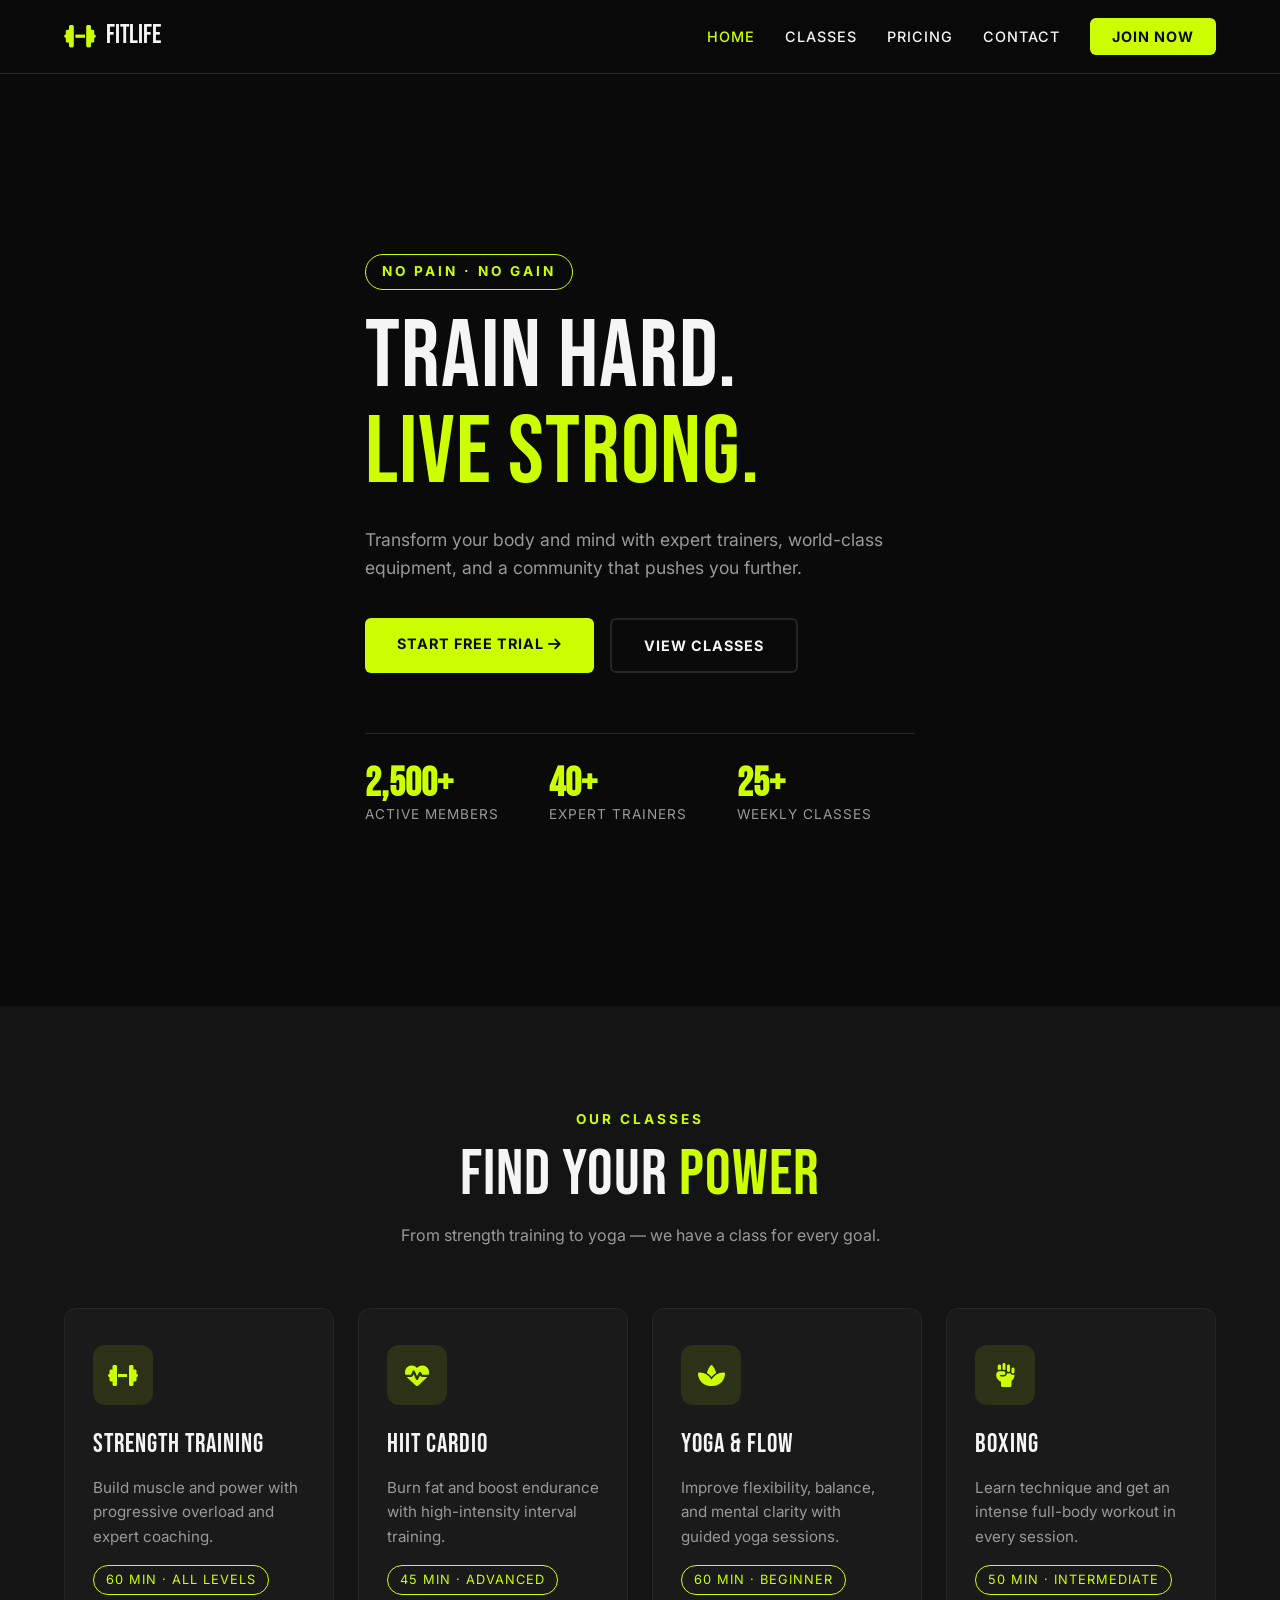
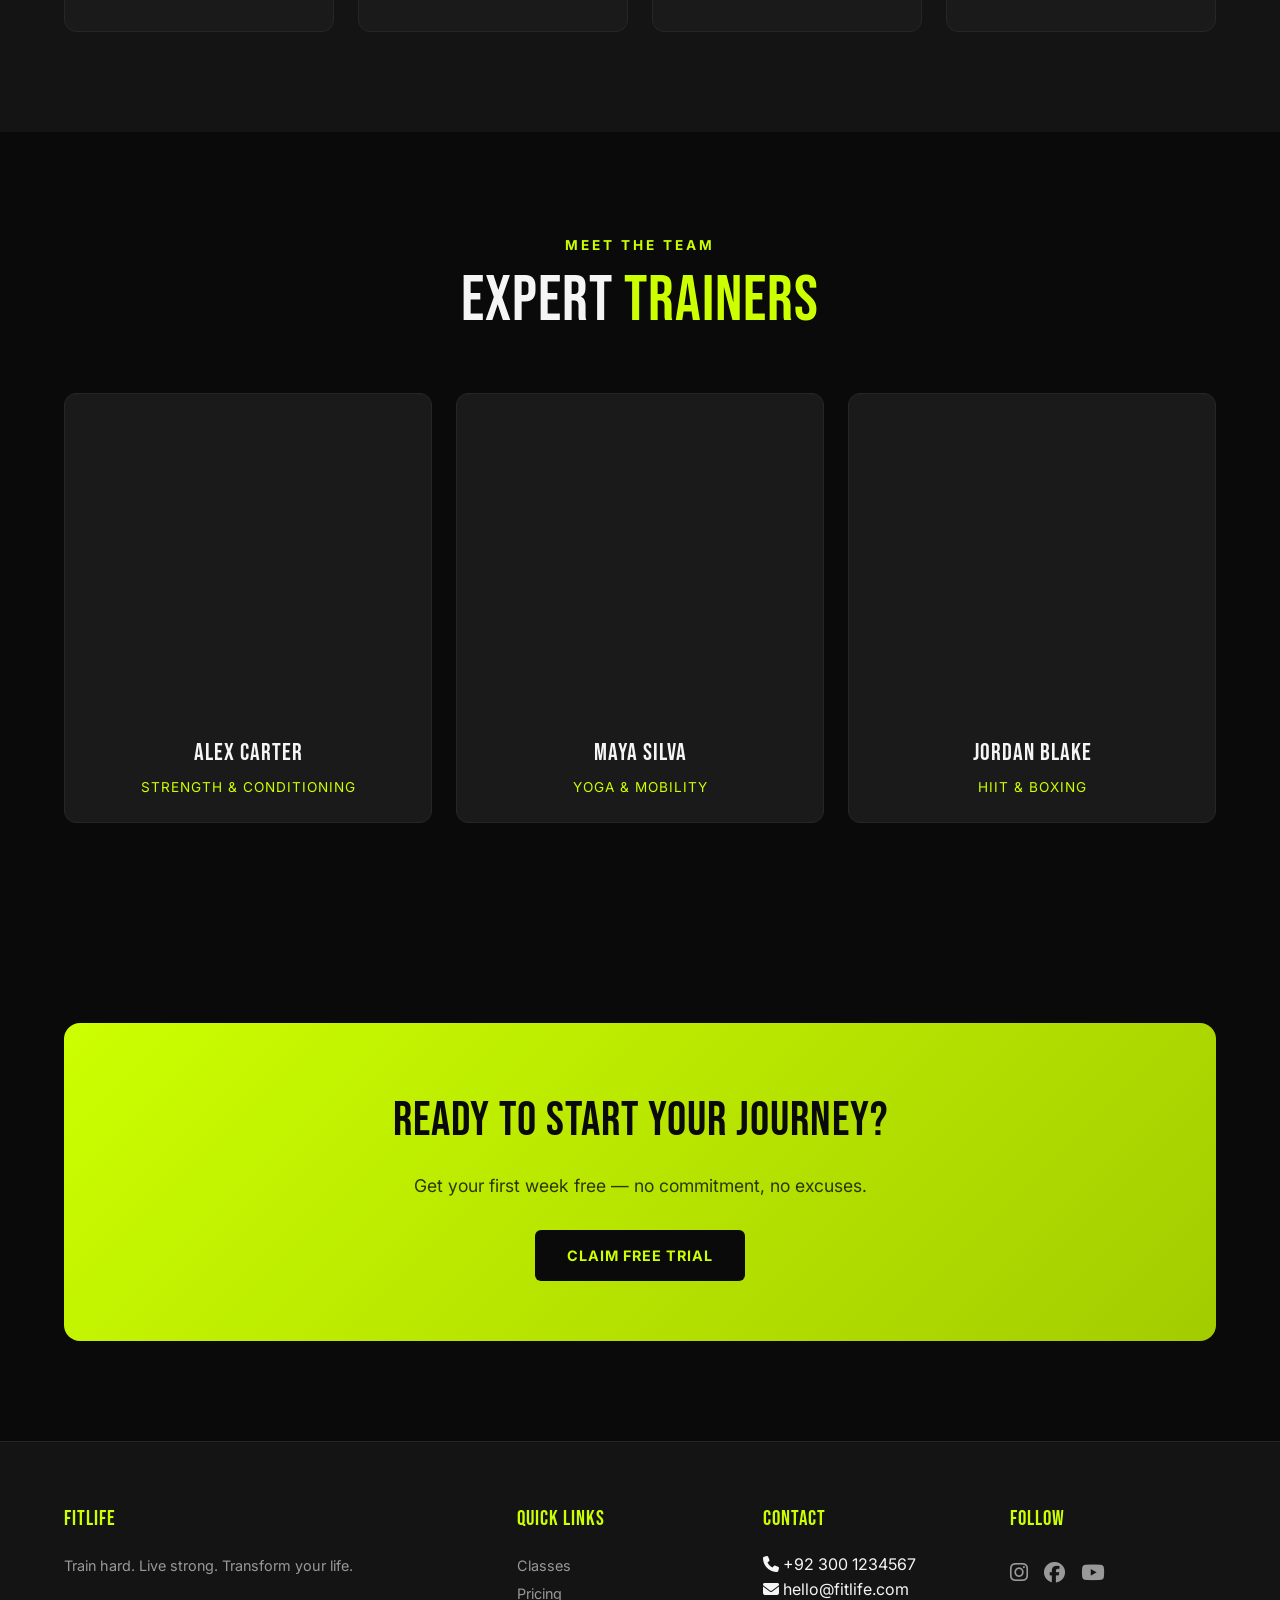
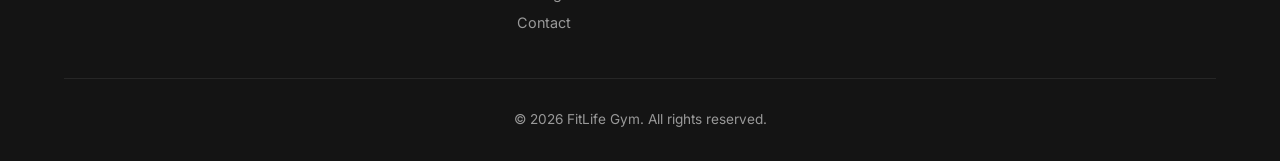
<file: index.html>
<!DOCTYPE html>
<html lang="en">
<head>
  <meta charset="UTF-8">
  <meta name="viewport" content="width=device-width, initial-scale=1.0">
  <title>FitLife Gym | Train Hard. Live Strong.</title>
  <link rel="stylesheet" href="css/style.css">
  <link href="https://fonts.googleapis.com/css2?family=Bebas+Neue&family=Inter:wght@400;500;600;700&display=swap" rel="stylesheet">
  <link rel="stylesheet" href="https://cdnjs.cloudflare.com/ajax/libs/font-awesome/6.5.1/css/all.min.css">
</head>
<body>

  <!-- NAVBAR -->
  <nav class="navbar">
    <div class="container nav-inner">
      <a href="index.html" class="logo">
        <i class="fas fa-dumbbell"></i>
        <span>FIT<span class="accent">LIFE</span></span>
      </a>
      <ul class="nav-links" id="navLinks">
        <li><a href="index.html" class="active">Home</a></li>
        <li><a href="classes.html">Classes</a></li>
        <li><a href="pricing.html">Pricing</a></li>
        <li><a href="contact.html">Contact</a></li>
        <li><a href="contact.html" class="btn-join">Join Now</a></li>
      </ul>
      <button class="menu-toggle" id="menuToggle"><i class="fas fa-bars"></i></button>
    </div>
  </nav>

  <!-- HERO -->
  <section class="hero">
    <div class="hero-overlay"></div>
    <div class="container hero-content">
      <span class="hero-badge">NO PAIN · NO GAIN</span>
      <h1>Train Hard.<br><span class="accent">Live Strong.</span></h1>
      <p>Transform your body and mind with expert trainers, world-class equipment, and a community that pushes you further.</p>
      <div class="hero-actions">
        <a href="contact.html" class="btn btn-primary">Start Free Trial <i class="fas fa-arrow-right"></i></a>
        <a href="classes.html" class="btn btn-outline">View Classes</a>
      </div>
      <div class="hero-stats">
        <div><strong>2,500+</strong><span>Active Members</span></div>
        <div><strong>40+</strong><span>Expert Trainers</span></div>
        <div><strong>25+</strong><span>Weekly Classes</span></div>
      </div>
    </div>
  </section>

  <!-- CLASSES PREVIEW -->
  <section class="classes-preview">
    <div class="container">
      <div class="section-header">
        <span class="section-label">OUR CLASSES</span>
        <h2 class="section-title">Find Your <span class="accent">Power</span></h2>
        <p class="section-desc">From strength training to yoga — we have a class for every goal.</p>
      </div>

     <div class="classes-grid">
  <a href="class.html?class=strength-training" class="class-card">
    <div class="class-icon"><i class="fas fa-dumbbell"></i></div>
    <h3>Strength Training</h3>
    <p>Build muscle and power with progressive overload and expert coaching.</p>
    <span class="class-meta">60 min · All Levels</span>
  </a>
  <a href="class.html?class=hiit-cardio" class="class-card">
    <div class="class-icon"><i class="fas fa-heartbeat"></i></div>
    <h3>HIIT Cardio</h3>
    <p>Burn fat and boost endurance with high-intensity interval training.</p>
    <span class="class-meta">45 min · Advanced</span>
  </a>
  <a href="class.html?class=yoga-flow" class="class-card">
    <div class="class-icon"><i class="fas fa-spa"></i></div>
    <h3>Yoga & Flow</h3>
    <p>Improve flexibility, balance, and mental clarity with guided yoga sessions.</p>
    <span class="class-meta">60 min · Beginner</span>
  </a>
  <a href="class.html?class=boxing" class="class-card">
    <div class="class-icon"><i class="fas fa-fist-raised"></i></div>
    <h3>Boxing</h3>
    <p>Learn technique and get an intense full-body workout in every session.</p>
    <span class="class-meta">50 min · Intermediate</span>
  </a>
</div>
      
    </div>
  </section>

  <!-- TRAINERS -->
  <section class="trainers">
    <div class="container">
      <div class="section-header">
        <span class="section-label">MEET THE TEAM</span>
        <h2 class="section-title">Expert <span class="accent">Trainers</span></h2>
      </div>

      <div class="trainers-grid">
        <div class="trainer-card">
          <div class="trainer-img" style="background-image: url('https://images.unsplash.com/photo-1567013127542-490d757e51fc?w=600&q=80');"></div>
          <h3>Alex Carter</h3>
          <p>Strength & Conditioning</p>
        </div>
        <div class="trainer-card">
          <div class="trainer-img" style="background-image: url('https://images.unsplash.com/photo-1594381898411-846e7d193883?w=600&q=80');"></div>
          <h3>Maya Silva</h3>
          <p>Yoga & Mobility</p>
        </div>
        <div class="trainer-card">
          <div class="trainer-img" style="background-image: url('https://images.unsplash.com/photo-1571019613454-1cb2f99b2d8b?w=600&q=80');"></div>
          <h3>Jordan Blake</h3>
          <p>HIIT & Boxing</p>
        </div>
      </div>
    </div>
  </section>

  <!-- CTA -->
  <section class="cta">
    <div class="container">
      <div class="cta-box">
        <h2>Ready to Start Your Journey?</h2>
        <p>Get your first week free — no commitment, no excuses.</p>
        <a href="contact.html" class="btn btn-primary">Claim Free Trial</a>
      </div>
    </div>
  </section>

  <!-- FOOTER -->
  <footer class="footer">
    <div class="container">
      <div class="footer-grid">
        <div>
          <h4>FITLIFE</h4>
          <p>Train hard. Live strong. Transform your life.</p>
        </div>
        <div>
          <h4>Quick Links</h4>
          <ul>
            <li><a href="classes.html">Classes</a></li>
            <li><a href="pricing.html">Pricing</a></li>
            <li><a href="contact.html">Contact</a></li>
          </ul>
        </div>
        <div>
          <h4>Contact</h4>
          <ul>
            <li><i class="fas fa-phone"></i> +92 300 1234567</li>
            <li><i class="fas fa-envelope"></i> hello@fitlife.com</li>
          </ul>
        </div>
        <div>
          <h4>Follow</h4>
          <ul class="social-links">
            <li><a href="#"><i class="fab fa-instagram"></i></a></li>
            <li><a href="#"><i class="fab fa-facebook"></i></a></li>
            <li><a href="#"><i class="fab fa-youtube"></i></a></li>
          </ul>
        </div>
      </div>
      <div class="footer-bottom">© 2026 FitLife Gym. All rights reserved.</div>
    </div>
  </footer>

  <script src="js/script.js"></script>
</body>
</html>
</file>
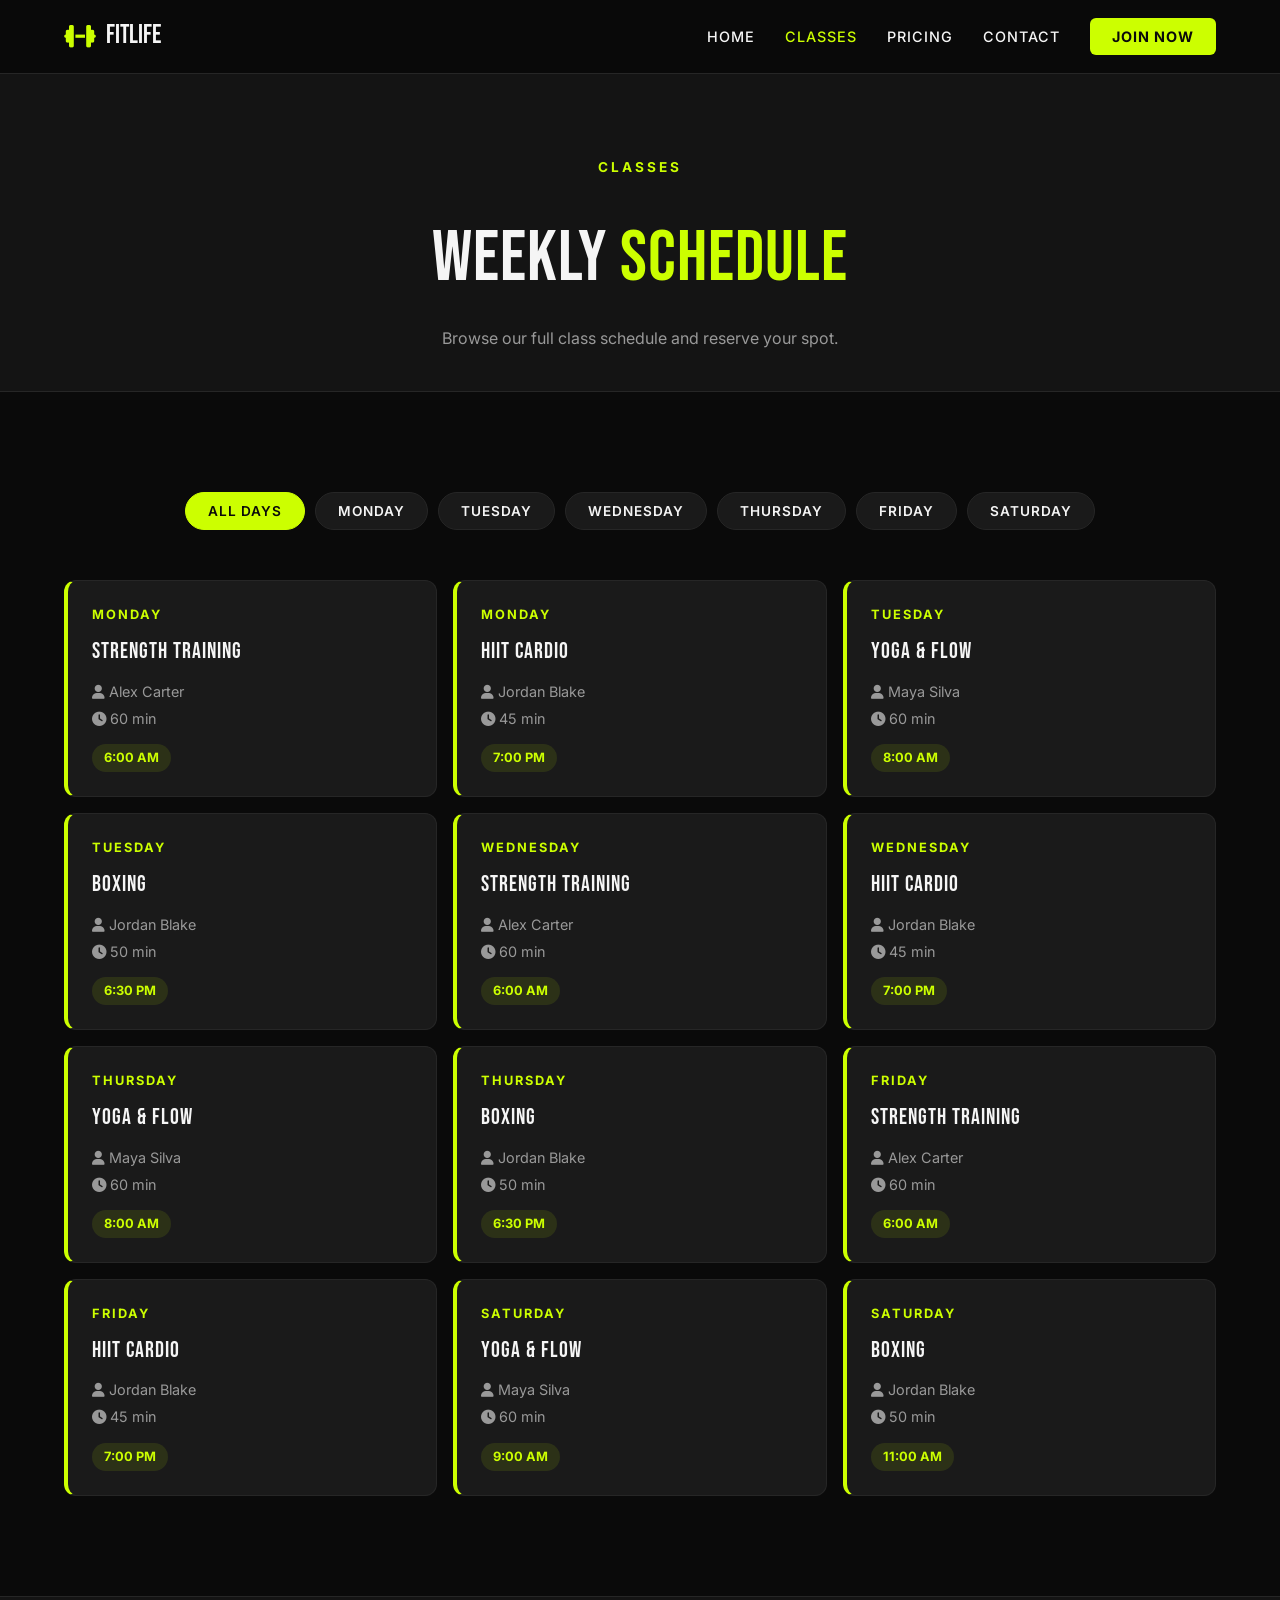
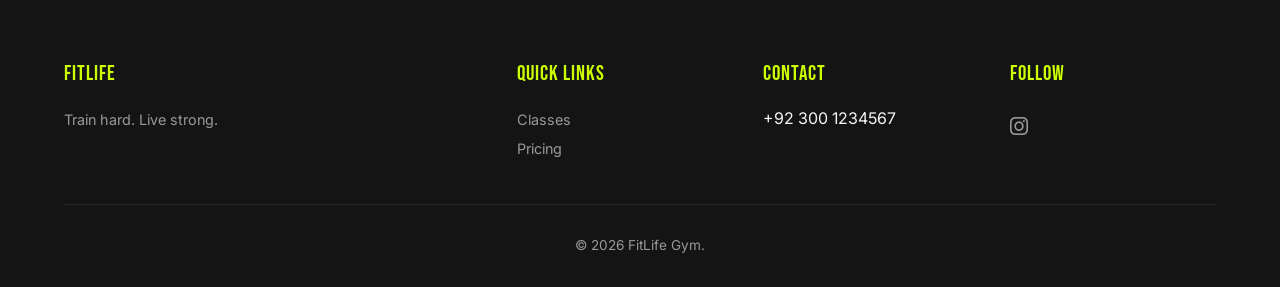
<file: classes.html>
<!DOCTYPE html>
<html lang="en">
<head>
  <meta charset="UTF-8">
  <meta name="viewport" content="width=device-width, initial-scale=1.0">
  <title>Classes | FitLife Gym</title>
  <link rel="stylesheet" href="css/style.css">
  <link href="https://fonts.googleapis.com/css2?family=Bebas+Neue&family=Inter:wght@400;500;600;700&display=swap" rel="stylesheet">
  <link rel="stylesheet" href="https://cdnjs.cloudflare.com/ajax/libs/font-awesome/6.5.1/css/all.min.css">
</head>
<body>

  <nav class="navbar">
    <div class="container nav-inner">
      <a href="index.html" class="logo">
        <i class="fas fa-dumbbell"></i>
        <span>FIT<span class="accent">LIFE</span></span>
      </a>
      <ul class="nav-links" id="navLinks">
        <li><a href="index.html">Home</a></li>
        <li><a href="classes.html" class="active">Classes</a></li>
        <li><a href="pricing.html">Pricing</a></li>
        <li><a href="contact.html">Contact</a></li>
        <li><a href="contact.html" class="btn-join">Join Now</a></li>
      </ul>
      <button class="menu-toggle" id="menuToggle"><i class="fas fa-bars"></i></button>
    </div>
  </nav>

  <section class="page-hero">
    <div class="container">
      <span class="section-label">CLASSES</span>
      <h1>Weekly <span class="accent">Schedule</span></h1>
      <p>Browse our full class schedule and reserve your spot.</p>
    </div>
  </section>

  <section>
    <div class="container">
      <div class="filter-bar">
        <button class="filter-btn active" data-day="all">All Days</button>
        <button class="filter-btn" data-day="Monday">Monday</button>
        <button class="filter-btn" data-day="Tuesday">Tuesday</button>
        <button class="filter-btn" data-day="Wednesday">Wednesday</button>
        <button class="filter-btn" data-day="Thursday">Thursday</button>
        <button class="filter-btn" data-day="Friday">Friday</button>
        <button class="filter-btn" data-day="Saturday">Saturday</button>
      </div>

      <div class="schedule-table" id="scheduleTable"></div>
    </div>
  </section>

  <footer class="footer">
    <div class="container">
      <div class="footer-grid">
        <div><h4>FITLIFE</h4><p>Train hard. Live strong.</p></div>
        <div><h4>Quick Links</h4><ul><li><a href="classes.html">Classes</a></li><li><a href="pricing.html">Pricing</a></li></ul></div>
        <div><h4>Contact</h4><ul><li>+92 300 1234567</li></ul></div>
        <div><h4>Follow</h4><ul class="social-links"><li><a href="#"><i class="fab fa-instagram"></i></a></li></ul></div>
      </div>
      <div class="footer-bottom">© 2026 FitLife Gym.</div>
    </div>
  </footer>

  <script src="js/script.js"></script>
</body>
</html>
</file>
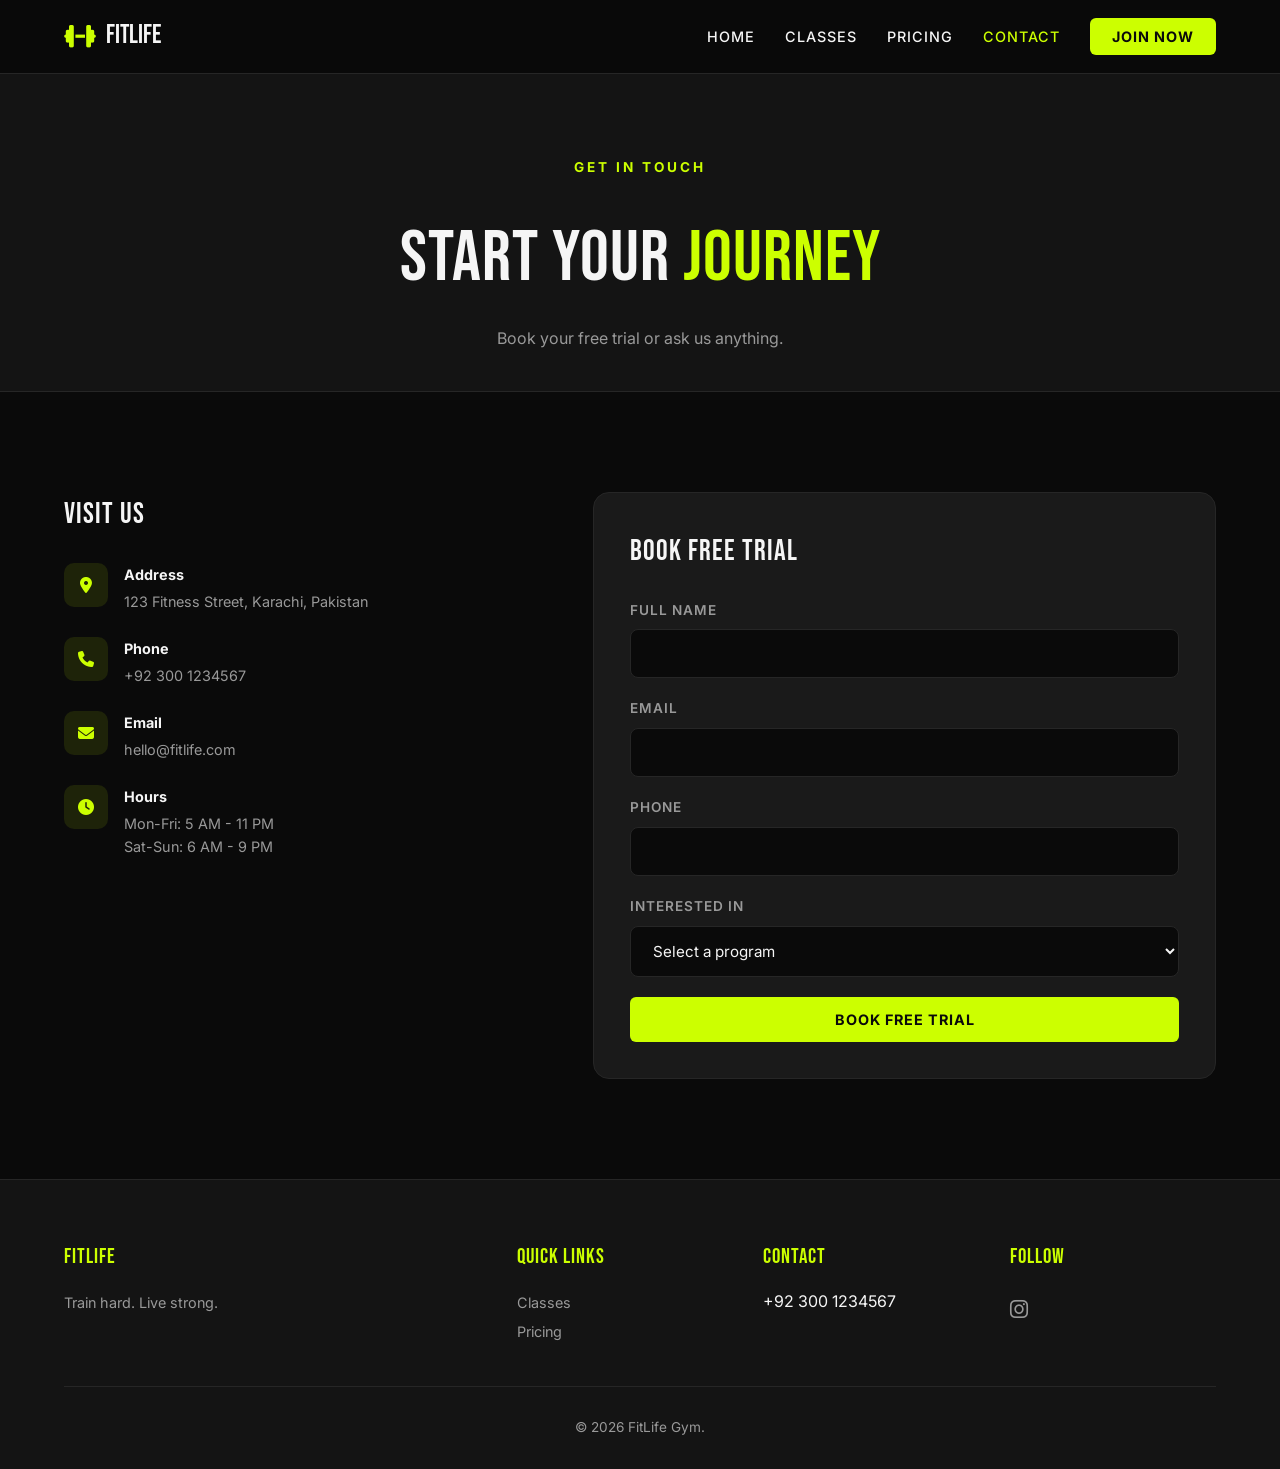
<file: contact.html>
<!DOCTYPE html>
<html lang="en">
<head>
  <meta charset="UTF-8">
  <meta name="viewport" content="width=device-width, initial-scale=1.0">
  <title>Contact | FitLife Gym</title>
  <link rel="stylesheet" href="css/style.css">
  <link href="https://fonts.googleapis.com/css2?family=Bebas+Neue&family=Inter:wght@400;500;600;700&display=swap" rel="stylesheet">
  <link rel="stylesheet" href="https://cdnjs.cloudflare.com/ajax/libs/font-awesome/6.5.1/css/all.min.css">
</head>
<body>

  <nav class="navbar">
    <div class="container nav-inner">
      <a href="index.html" class="logo"><i class="fas fa-dumbbell"></i><span>FIT<span class="accent">LIFE</span></span></a>
      <ul class="nav-links" id="navLinks">
        <li><a href="index.html">Home</a></li>
        <li><a href="classes.html">Classes</a></li>
        <li><a href="pricing.html">Pricing</a></li>
        <li><a href="contact.html" class="active">Contact</a></li>
        <li><a href="contact.html" class="btn-join">Join Now</a></li>
      </ul>
      <button class="menu-toggle" id="menuToggle"><i class="fas fa-bars"></i></button>
    </div>
  </nav>

  <section class="page-hero">
    <div class="container">
      <span class="section-label">GET IN TOUCH</span>
      <h1>Start Your <span class="accent">Journey</span></h1>
      <p>Book your free trial or ask us anything.</p>
    </div>
  </section>

  <section>
    <div class="container">
      <div class="contact-layout">
        <div class="contact-info">
          <h3>Visit Us</h3>
          <div class="info-item">
            <i class="fas fa-map-marker-alt"></i>
            <div>
              <strong>Address</strong>
              <p>123 Fitness Street, Karachi, Pakistan</p>
            </div>
          </div>
          <div class="info-item">
            <i class="fas fa-phone"></i>
            <div>
              <strong>Phone</strong>
              <p>+92 300 1234567</p>
            </div>
          </div>
          <div class="info-item">
            <i class="fas fa-envelope"></i>
            <div>
              <strong>Email</strong>
              <p>hello@fitlife.com</p>
            </div>
          </div>
          <div class="info-item">
            <i class="fas fa-clock"></i>
            <div>
              <strong>Hours</strong>
              <p>Mon-Fri: 5 AM - 11 PM<br>Sat-Sun: 6 AM - 9 PM</p>
            </div>
          </div>
        </div>

        <form class="contact-form" id="trialForm">
          <h3>Book Free Trial</h3>

          <div class="form-success" id="formSuccess">✓ Thank you! We'll contact you within 24 hours.</div>

          <div class="form-group">
            <label>Full Name</label>
            <input type="text" id="name">
            <div class="form-error">Please enter your name</div>
          </div>

          <div class="form-group">
            <label>Email</label>
            <input type="email" id="email">
            <div class="form-error">Please enter a valid email</div>
          </div>

          <div class="form-group">
            <label>Phone</label>
            <input type="tel" id="phone">
            <div class="form-error">Please enter your phone</div>
          </div>

          <div class="form-group">
            <label>Interested In</label>
            <select id="interest">
              <option value="">Select a program</option>
              <option>Strength Training</option>
              <option>HIIT Cardio</option>
              <option>Yoga & Flow</option>
              <option>Boxing</option>
              <option>Personal Training</option>
            </select>
            <div class="form-error">Please select a program</div>
          </div>

          <button type="submit" class="btn btn-primary btn-block">Book Free Trial</button>
        </form>
      </div>
    </div>
  </section>

  <footer class="footer">
    <div class="container">
      <div class="footer-grid">
        <div><h4>FITLIFE</h4><p>Train hard. Live strong.</p></div>
        <div><h4>Quick Links</h4><ul><li><a href="classes.html">Classes</a></li><li><a href="pricing.html">Pricing</a></li></ul></div>
        <div><h4>Contact</h4><ul><li>+92 300 1234567</li></ul></div>
        <div><h4>Follow</h4><ul class="social-links"><li><a href="#"><i class="fab fa-instagram"></i></a></li></ul></div>
      </div>
      <div class="footer-bottom">© 2026 FitLife Gym.</div>
    </div>
  </footer>

  <script src="js/script.js"></script>
</body>
</html>
</file>
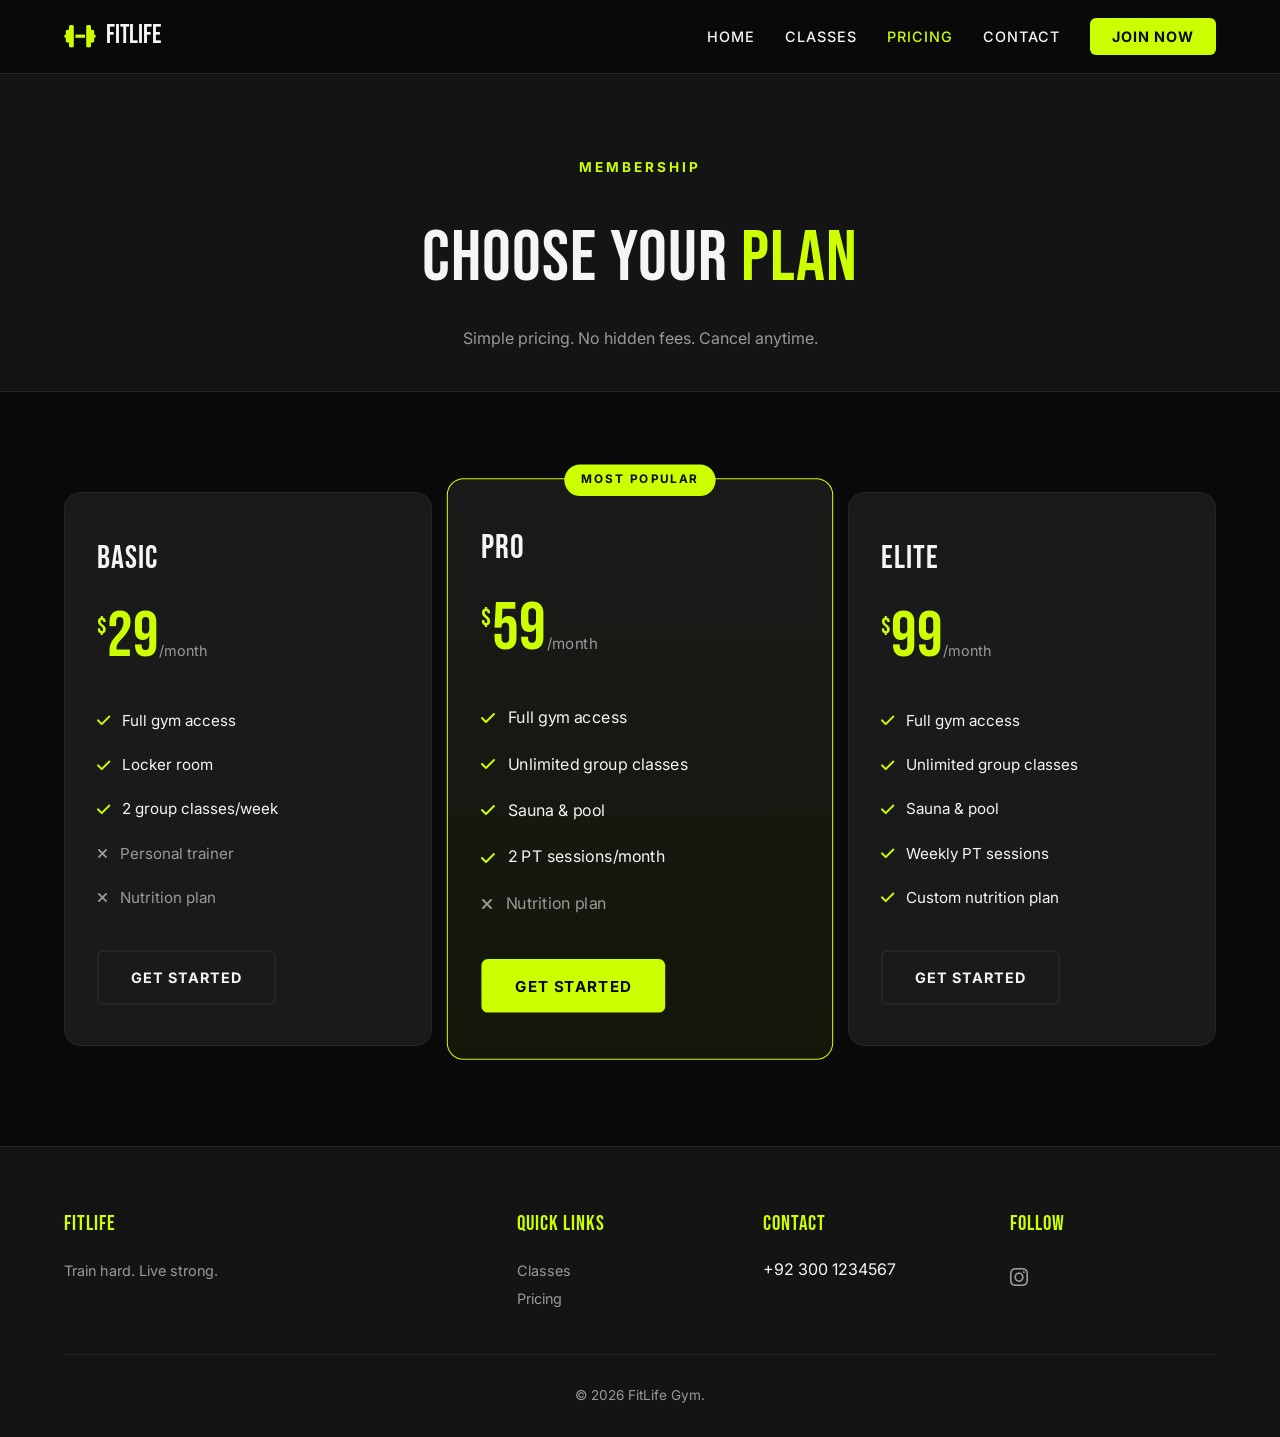
<file: pricing.html>
<!DOCTYPE html>
<html lang="en">
<head>
  <meta charset="UTF-8">
  <meta name="viewport" content="width=device-width, initial-scale=1.0">
  <title>Pricing | FitLife Gym</title>
  <link rel="stylesheet" href="css/style.css">
  <link href="https://fonts.googleapis.com/css2?family=Bebas+Neue&family=Inter:wght@400;500;600;700&display=swap" rel="stylesheet">
  <link rel="stylesheet" href="https://cdnjs.cloudflare.com/ajax/libs/font-awesome/6.5.1/css/all.min.css">
</head>
<body>

  <nav class="navbar">
    <div class="container nav-inner">
      <a href="index.html" class="logo"><i class="fas fa-dumbbell"></i><span>FIT<span class="accent">LIFE</span></span></a>
      <ul class="nav-links" id="navLinks">
        <li><a href="index.html">Home</a></li>
        <li><a href="classes.html">Classes</a></li>
        <li><a href="pricing.html" class="active">Pricing</a></li>
        <li><a href="contact.html">Contact</a></li>
        <li><a href="contact.html" class="btn-join">Join Now</a></li>
      </ul>
      <button class="menu-toggle" id="menuToggle"><i class="fas fa-bars"></i></button>
    </div>
  </nav>

  <section class="page-hero">
    <div class="container">
      <span class="section-label">MEMBERSHIP</span>
      <h1>Choose Your <span class="accent">Plan</span></h1>
      <p>Simple pricing. No hidden fees. Cancel anytime.</p>
    </div>
  </section>

  <section>
    <div class="container">
      <div class="pricing-grid">
        <div class="pricing-card">
          <h3>Basic</h3>
          <div class="price"><span>$</span>29<small>/month</small></div>
          <ul class="features">
            <li><i class="fas fa-check"></i> Full gym access</li>
            <li><i class="fas fa-check"></i> Locker room</li>
            <li><i class="fas fa-check"></i> 2 group classes/week</li>
            <li class="disabled"><i class="fas fa-times"></i> Personal trainer</li>
            <li class="disabled"><i class="fas fa-times"></i> Nutrition plan</li>
          </ul>
          <a href="contact.html" class="btn btn-outline">Get Started</a>
        </div>

        <div class="pricing-card popular">
          <span class="popular-badge">MOST POPULAR</span>
          <h3>Pro</h3>
          <div class="price"><span>$</span>59<small>/month</small></div>
          <ul class="features">
            <li><i class="fas fa-check"></i> Full gym access</li>
            <li><i class="fas fa-check"></i> Unlimited group classes</li>
            <li><i class="fas fa-check"></i> Sauna & pool</li>
            <li><i class="fas fa-check"></i> 2 PT sessions/month</li>
            <li class="disabled"><i class="fas fa-times"></i> Nutrition plan</li>
          </ul>
          <a href="contact.html" class="btn btn-primary">Get Started</a>
        </div>

        <div class="pricing-card">
          <h3>Elite</h3>
          <div class="price"><span>$</span>99<small>/month</small></div>
          <ul class="features">
            <li><i class="fas fa-check"></i> Full gym access</li>
            <li><i class="fas fa-check"></i> Unlimited group classes</li>
            <li><i class="fas fa-check"></i> Sauna & pool</li>
            <li><i class="fas fa-check"></i> Weekly PT sessions</li>
            <li><i class="fas fa-check"></i> Custom nutrition plan</li>
          </ul>
          <a href="contact.html" class="btn btn-outline">Get Started</a>
        </div>
      </div>
    </div>
  </section>

  <footer class="footer">
    <div class="container">
      <div class="footer-grid">
        <div><h4>FITLIFE</h4><p>Train hard. Live strong.</p></div>
        <div><h4>Quick Links</h4><ul><li><a href="classes.html">Classes</a></li><li><a href="pricing.html">Pricing</a></li></ul></div>
        <div><h4>Contact</h4><ul><li>+92 300 1234567</li></ul></div>
        <div><h4>Follow</h4><ul class="social-links"><li><a href="#"><i class="fab fa-instagram"></i></a></li></ul></div>
      </div>
      <div class="footer-bottom">© 2026 FitLife Gym.</div>
    </div>
  </footer>

  <script src="js/script.js"></script>
</body>
</html>
</file>
<file: css/style.css>
/* ===== RESET & BASE ===== */
* { margin: 0; padding: 0; box-sizing: border-box; }

:root {
  --black: #0A0A0A;
  --dark: #141414;
  --card: #1A1A1A;
  --border: #262626;
  --neon: #CCFF00;
  --neon-dark: #A3CC00;
  --text: #F5F5F5;
  --text-muted: #999;
}

html { scroll-behavior: smooth; }

body {
  font-family: 'Inter', sans-serif;
  background: var(--black);
  color: var(--text);
  line-height: 1.6;
}

h1, h2, h3, h4 { font-family: 'Bebas Neue', sans-serif; letter-spacing: 1px; font-weight: 400; }

a { text-decoration: none; color: inherit; }
img { max-width: 100%; display: block; }

.container { max-width: 1200px; margin: 0 auto; padding: 0 24px; }
.accent { color: var(--neon); }

/* ===== NAVBAR ===== */
.navbar {
  position: sticky;
  top: 0;
  background: rgba(10, 10, 10, 0.95);
  backdrop-filter: blur(10px);
  border-bottom: 1px solid var(--border);
  z-index: 1000;
  padding: 16px 0;
}

.nav-inner { display: flex; justify-content: space-between; align-items: center; }

.logo {
  font-family: 'Bebas Neue', sans-serif;
  font-size: 1.6rem;
  display: flex;
  align-items: center;
  gap: 10px;
  color: var(--neon);
}

.logo span { color: var(--text); }

.nav-links { display: flex; gap: 30px; list-style: none; align-items: center; }

.nav-links a {
  font-size: 0.9rem;
  font-weight: 500;
  color: var(--text);
  transition: color 0.3s;
  text-transform: uppercase;
  letter-spacing: 1px;
}

.nav-links a:hover, .nav-links a.active { color: var(--neon); }

.btn-join {
  background: var(--neon);
  color: var(--black) !important;
  padding: 10px 22px;
  border-radius: 6px;
  font-weight: 700 !important;
}

.btn-join:hover { background: var(--neon-dark); }

.menu-toggle {
  display: none;
  background: none;
  border: none;
  color: var(--neon);
  font-size: 1.5rem;
  cursor: pointer;
}

/* ===== BUTTONS ===== */
.btn {
  display: inline-block;
  padding: 14px 32px;
  border-radius: 6px;
  font-weight: 700;
  font-size: 0.9rem;
  text-transform: uppercase;
  letter-spacing: 1px;
  transition: all 0.3s;
  cursor: pointer;
  border: none;
  font-family: inherit;
  text-align: center;
}

.btn-primary {
  background: var(--neon);
  color: var(--black);
}

.btn-primary:hover {
  background: var(--neon-dark);
  transform: translateY(-2px);
  box-shadow: 0 10px 30px rgba(204, 255, 0, 0.3);
}

.btn-outline {
  background: transparent;
  color: var(--text);
  border: 2px solid var(--border);
}

.btn-outline:hover { border-color: var(--neon); color: var(--neon); }
.btn-block { width: 100%; }

/* ===== HERO ===== */
.hero {
  position: relative;
  min-height: 90vh;
  display: flex;
  align-items: center;
  background: url('https://images.unsplash.com/photo-1534438327276-14e5300c3a48?w=1600&q=80') center/cover;
}

.hero-overlay {
  position: absolute;
  inset: 0;
  background: linear-gradient(135deg, rgba(10,10,10,0.95) 0%, rgba(10,10,10,0.7) 100%);
}

.hero-content { position: relative; z-index: 1; padding: 80px 0; max-width: 700px; }

.hero-badge {
  display: inline-block;
  color: var(--neon);
  font-size: 0.85rem;
  font-weight: 700;
  letter-spacing: 3px;
  margin-bottom: 20px;
  border: 1px solid var(--neon);
  padding: 6px 16px;
  border-radius: 100px;
}

.hero h1 {
  font-size: clamp(3rem, 8vw, 6rem);
  line-height: 1;
  margin-bottom: 24px;
}

.hero p {
  font-size: 1.1rem;
  color: var(--text-muted);
  margin-bottom: 36px;
  max-width: 550px;
}

.hero-actions { display: flex; gap: 16px; flex-wrap: wrap; margin-bottom: 60px; }

.hero-stats {
  display: flex;
  gap: 50px;
  flex-wrap: wrap;
  border-top: 1px solid var(--border);
  padding-top: 30px;
}

.hero-stats div { display: flex; flex-direction: column; }

.hero-stats strong {
  font-family: 'Bebas Neue', sans-serif;
  font-size: 2.5rem;
  color: var(--neon);
  line-height: 1;
}

.hero-stats span { font-size: 0.85rem; color: var(--text-muted); text-transform: uppercase; letter-spacing: 1px; }

/* ===== SECTIONS ===== */
section { padding: 100px 0; }

.section-header { text-align: center; margin-bottom: 60px; }

.section-label {
  display: inline-block;
  color: var(--neon);
  font-size: 0.85rem;
  font-weight: 700;
  letter-spacing: 3px;
  margin-bottom: 12px;
}

.section-title {
  font-size: clamp(2.5rem, 5vw, 4rem);
  margin-bottom: 16px;
  line-height: 1;
}

.section-desc { color: var(--text-muted); max-width: 600px; margin: 0 auto; }

/* ===== CLASS CARDS ===== */
.classes-preview { background: var(--dark); }

.classes-grid {
  display: grid;
  grid-template-columns: repeat(auto-fit, minmax(260px, 1fr));
  gap: 24px;
}

.class-card {
  background: var(--card);
  border: 1px solid var(--border);
  padding: 36px 28px;
  border-radius: 12px;
  transition: all 0.3s;
  display: block;
  text-decoration: none;
  color: inherit;
  cursor: pointer;
}

.class-card:hover {
  border-color: var(--neon);
  transform: translateY(-6px);
}

.class-icon {
  width: 60px;
  height: 60px;
  background: rgba(204, 255, 0, 0.1);
  border-radius: 12px;
  display: flex;
  align-items: center;
  justify-content: center;
  font-size: 1.5rem;
  color: var(--neon);
  margin-bottom: 20px;
}

.class-card h3 { font-size: 1.6rem; margin-bottom: 10px; }
.class-card p { color: var(--text-muted); font-size: 0.95rem; margin-bottom: 16px; }

.class-meta {
  display: inline-block;
  font-size: 0.8rem;
  color: var(--neon);
  border: 1px solid var(--neon);
  padding: 4px 12px;
  border-radius: 100px;
  text-transform: uppercase;
  letter-spacing: 1px;
}

/* ===== TRAINERS ===== */
.trainers-grid {
  display: grid;
  grid-template-columns: repeat(auto-fit, minmax(260px, 1fr));
  gap: 24px;
}

.trainer-card {
  background: var(--card);
  border: 1px solid var(--border);
  border-radius: 12px;
  overflow: hidden;
  text-align: center;
  transition: all 0.3s;
}

.trainer-card:hover { border-color: var(--neon); transform: translateY(-6px); }

.trainer-img {
  height: 320px;
  background-size: cover;
  background-position: center;
  filter: grayscale(100%);
  transition: filter 0.3s;
}

.trainer-card:hover .trainer-img { filter: grayscale(0%); }

.trainer-card h3 { font-size: 1.5rem; margin: 20px 0 4px; }
.trainer-card p { color: var(--neon); font-size: 0.85rem; text-transform: uppercase; letter-spacing: 1px; margin-bottom: 24px; }

/* ===== CTA ===== */
.cta-box {
  background: linear-gradient(135deg, var(--neon) 0%, var(--neon-dark) 100%);
  color: var(--black);
  padding: 60px 40px;
  border-radius: 16px;
  text-align: center;
}

.cta-box h2 { font-size: 3rem; margin-bottom: 12px; }
.cta-box p { font-size: 1.1rem; margin-bottom: 30px; opacity: 0.8; }
.cta-box .btn-primary { background: var(--black); color: var(--neon); }
.cta-box .btn-primary:hover { background: #222; }

/* ===== PAGE HERO ===== */
.page-hero {
  padding: 80px 0 40px;
  text-align: center;
  background: var(--dark);
  border-bottom: 1px solid var(--border);
}

.page-hero h1 { font-size: clamp(2.5rem, 6vw, 4.5rem); margin: 10px 0; }
.page-hero p { color: var(--text-muted); }

/* ===== FILTER BAR ===== */
.filter-bar {
  display: flex;
  gap: 10px;
  flex-wrap: wrap;
  justify-content: center;
  margin-bottom: 50px;
}

.filter-btn {
  padding: 10px 22px;
  background: var(--card);
  border: 1px solid var(--border);
  border-radius: 100px;
  color: var(--text);
  font-family: inherit;
  font-size: 0.85rem;
  cursor: pointer;
  transition: all 0.3s;
  text-transform: uppercase;
  letter-spacing: 1px;
  font-weight: 600;
}

.filter-btn:hover, .filter-btn.active {
  background: var(--neon);
  color: var(--black);
  border-color: var(--neon);
}

/* ===== SCHEDULE TABLE ===== */
.schedule-table {
  display: grid;
  grid-template-columns: repeat(auto-fit, minmax(280px, 1fr));
  gap: 16px;
}

.schedule-item {
  background: var(--card);
  border: 1px solid var(--border);
  padding: 24px;
  border-radius: 12px;
  transition: all 0.3s;
  border-left: 4px solid var(--neon);
}

.schedule-item:hover { transform: translateX(6px); border-color: var(--neon); }

.schedule-day {
  font-size: 0.8rem;
  color: var(--neon);
  text-transform: uppercase;
  letter-spacing: 2px;
  margin-bottom: 8px;
  font-weight: 700;
}

.schedule-item h3 { font-size: 1.4rem; margin-bottom: 10px; }
.schedule-item p { color: var(--text-muted); font-size: 0.9rem; margin-bottom: 4px; }

.schedule-time {
  display: inline-block;
  margin-top: 10px;
  background: rgba(204, 255, 0, 0.1);
  color: var(--neon);
  padding: 4px 12px;
  border-radius: 100px;
  font-size: 0.8rem;
  font-weight: 700;
}

/* ===== PRICING ===== */
.pricing-grid {
  display: grid;
  grid-template-columns: repeat(auto-fit, minmax(280px, 1fr));
  gap: 24px;
}

.pricing-card {
  background: var(--card);
  border: 1px solid var(--border);
  border-radius: 16px;
  padding: 40px 32px;
  position: relative;
  transition: all 0.3s;
}

.pricing-card:hover { border-color: var(--neon); transform: translateY(-6px); }

.pricing-card.popular {
  border-color: var(--neon);
  background: linear-gradient(180deg, var(--card) 0%, rgba(204, 255, 0, 0.05) 100%);
  transform: scale(1.05);
}

.popular-badge {
  position: absolute;
  top: -14px;
  left: 50%;
  transform: translateX(-50%);
  background: var(--neon);
  color: var(--black);
  padding: 6px 16px;
  border-radius: 100px;
  font-size: 0.7rem;
  font-weight: 700;
  letter-spacing: 2px;
}

.pricing-card h3 {
  font-size: 2rem;
  margin-bottom: 20px;
}

.price {
  font-family: 'Bebas Neue', sans-serif;
  font-size: 4rem;
  color: var(--neon);
  line-height: 1;
  margin-bottom: 30px;
}

.price span { font-size: 1.5rem; vertical-align: super; }
.price small { font-family: 'Inter', sans-serif; font-size: 0.9rem; color: var(--text-muted); }

.features { list-style: none; margin-bottom: 30px; }

.features li {
  padding: 10px 0;
  font-size: 0.95rem;
  display: flex;
  align-items: center;
  gap: 12px;
  color: var(--text);
}

.features li i { color: var(--neon); }
.features li.disabled { color: var(--text-muted); }
.features li.disabled i { color: var(--text-muted); }

/* ===== CONTACT ===== */
.contact-layout {
  display: grid;
  grid-template-columns: 1fr 1.3fr;
  gap: 50px;
  align-items: start;
}

.contact-info h3, .contact-form h3 {
  font-size: 1.8rem;
  margin-bottom: 24px;
}

.info-item {
  display: flex;
  gap: 16px;
  margin-bottom: 24px;
}

.info-item i {
  width: 44px;
  height: 44px;
  background: rgba(204, 255, 0, 0.1);
  border-radius: 10px;
  display: flex;
  align-items: center;
  justify-content: center;
  color: var(--neon);
  flex-shrink: 0;
}

.info-item strong { display: block; margin-bottom: 4px; font-size: 0.9rem; }
.info-item p { color: var(--text-muted); font-size: 0.9rem; }

.contact-form {
  background: var(--card);
  border: 1px solid var(--border);
  padding: 36px;
  border-radius: 16px;
}

.form-group { margin-bottom: 20px; }

.form-group label {
  display: block;
  margin-bottom: 8px;
  font-size: 0.85rem;
  text-transform: uppercase;
  letter-spacing: 1px;
  color: var(--text-muted);
  font-weight: 600;
}

.form-group input,
.form-group select {
  width: 100%;
  padding: 14px 18px;
  background: var(--black);
  border: 1px solid var(--border);
  border-radius: 8px;
  color: var(--text);
  font-family: inherit;
  font-size: 0.95rem;
  transition: border-color 0.3s;
}

.form-group input:focus,
.form-group select:focus {
  outline: none;
  border-color: var(--neon);
}

.form-error {
  color: #ff4444;
  font-size: 0.8rem;
  margin-top: 6px;
  display: none;
}

.form-error.show { display: block; }

.form-success {
  background: rgba(204, 255, 0, 0.1);
  color: var(--neon);
  padding: 16px;
  border-radius: 8px;
  margin-bottom: 20px;
  font-weight: 600;
  display: none;
}

.form-success.show { display: block; }

/* ===== FOOTER ===== */
.footer {
  background: var(--dark);
  border-top: 1px solid var(--border);
  padding: 60px 0 30px;
}

.footer-grid {
  display: grid;
  grid-template-columns: 2fr 1fr 1fr 1fr;
  gap: 40px;
  margin-bottom: 40px;
}

.footer h4 {
  font-size: 1.3rem;
  margin-bottom: 16px;
  color: var(--neon);
}

.footer p, .footer a {
  color: var(--text-muted);
  font-size: 0.9rem;
  line-height: 2;
  transition: color 0.3s;
}

.footer a:hover { color: var(--neon); }
.footer ul { list-style: none; }
.social-links { display: flex; gap: 16px; }
.social-links a { font-size: 1.3rem; }

.footer-bottom {
  text-align: center;
  padding-top: 30px;
  border-top: 1px solid var(--border);
  color: var(--text-muted);
  font-size: 0.85rem;
}

/* ===== RESPONSIVE ===== */
@media (max-width: 900px) {
  .contact-layout { grid-template-columns: 1fr; }
  .footer-grid { grid-template-columns: 1fr 1fr; }
  .pricing-card.popular { transform: scale(1); }
}

@media (max-width: 640px) {
  .menu-toggle { display: block; }
  .nav-links {
    position: fixed;
    top: 70px;
    right: -100%;
    flex-direction: column;
    background: var(--dark);
    width: 100%;
    padding: 30px;
    border-bottom: 1px solid var(--border);
    transition: right 0.3s;
  }
  .nav-links.active { right: 0; }
  .footer-grid { grid-template-columns: 1fr; }
  .hero-stats { gap: 30px; }
  section { padding: 60px 0; }
}
/* ===== CLASS DETAIL PAGE ===== */
.class-detail-hero {
  text-align: center;
  padding: 60px 0 40px;
  border-bottom: 1px solid var(--border);
  margin-bottom: 60px;
}

.class-detail-icon {
  width: 90px;
  height: 90px;
  background: rgba(204, 255, 0, 0.1);
  border-radius: 20px;
  display: flex;
  align-items: center;
  justify-content: center;
  font-size: 2.5rem;
  color: var(--neon);
  margin: 0 auto 24px;
  border: 2px solid var(--neon);
}

.class-detail-hero h1 {
  font-size: clamp(2.5rem, 6vw, 4.5rem);
  margin: 12px 0;
}

.class-tagline {
  color: var(--text-muted);
  font-size: 1.1rem;
  max-width: 600px;
  margin: 0 auto;
}

.class-detail-grid {
  display: grid;
  grid-template-columns: 2fr 1fr;
  gap: 40px;
  align-items: start;
}

.class-detail-main h2 {
  font-size: 1.8rem;
  margin: 30px 0 16px;
  color: var(--neon);
}

.class-detail-main h2:first-child { margin-top: 0; }

.class-detail-main p {
  color: var(--text-muted);
  line-height: 1.8;
}

.check-list { list-style: none; }

.check-list li {
  padding: 10px 0;
  display: flex;
  align-items: center;
  gap: 12px;
  color: var(--text);
  border-bottom: 1px solid var(--border);
}

.check-list li i { color: var(--neon); }

.class-schedule-list { display: flex; flex-direction: column; gap: 10px; }

.schedule-line {
  background: var(--card);
  border: 1px solid var(--border);
  border-left: 3px solid var(--neon);
  padding: 14px 20px;
  border-radius: 8px;
  display: flex;
  align-items: center;
  gap: 12px;
  font-size: 0.95rem;
}

.schedule-line i { color: var(--neon); }

/* Sidebar */
.class-detail-sidebar {
  display: flex;
  flex-direction: column;
  gap: 20px;
  position: sticky;
  top: 100px;
}

.sidebar-card {
  background: var(--card);
  border: 1px solid var(--border);
  padding: 28px;
  border-radius: 16px;
}

.sidebar-card h3 {
  font-size: 1.4rem;
  margin-bottom: 20px;
  padding-bottom: 16px;
  border-bottom: 1px solid var(--border);
}

.sidebar-item {
  display: flex;
  justify-content: space-between;
  padding: 12px 0;
  border-bottom: 1px solid var(--border);
  font-size: 0.95rem;
}

.sidebar-item:last-child { border-bottom: none; }
.sidebar-item span { color: var(--text-muted); }
.sidebar-item strong { color: var(--neon); }

.cta-card {
  background: linear-gradient(135deg, rgba(204, 255, 0, 0.08), rgba(204, 255, 0, 0.02));
  border-color: var(--neon);
}

.cta-card p {
  color: var(--text-muted);
  margin-bottom: 20px;
  font-size: 0.95rem;
}

@media (max-width: 900px) {
  .class-detail-grid { grid-template-columns: 1fr; }
  .class-detail-sidebar { position: static; }
}
</file>
